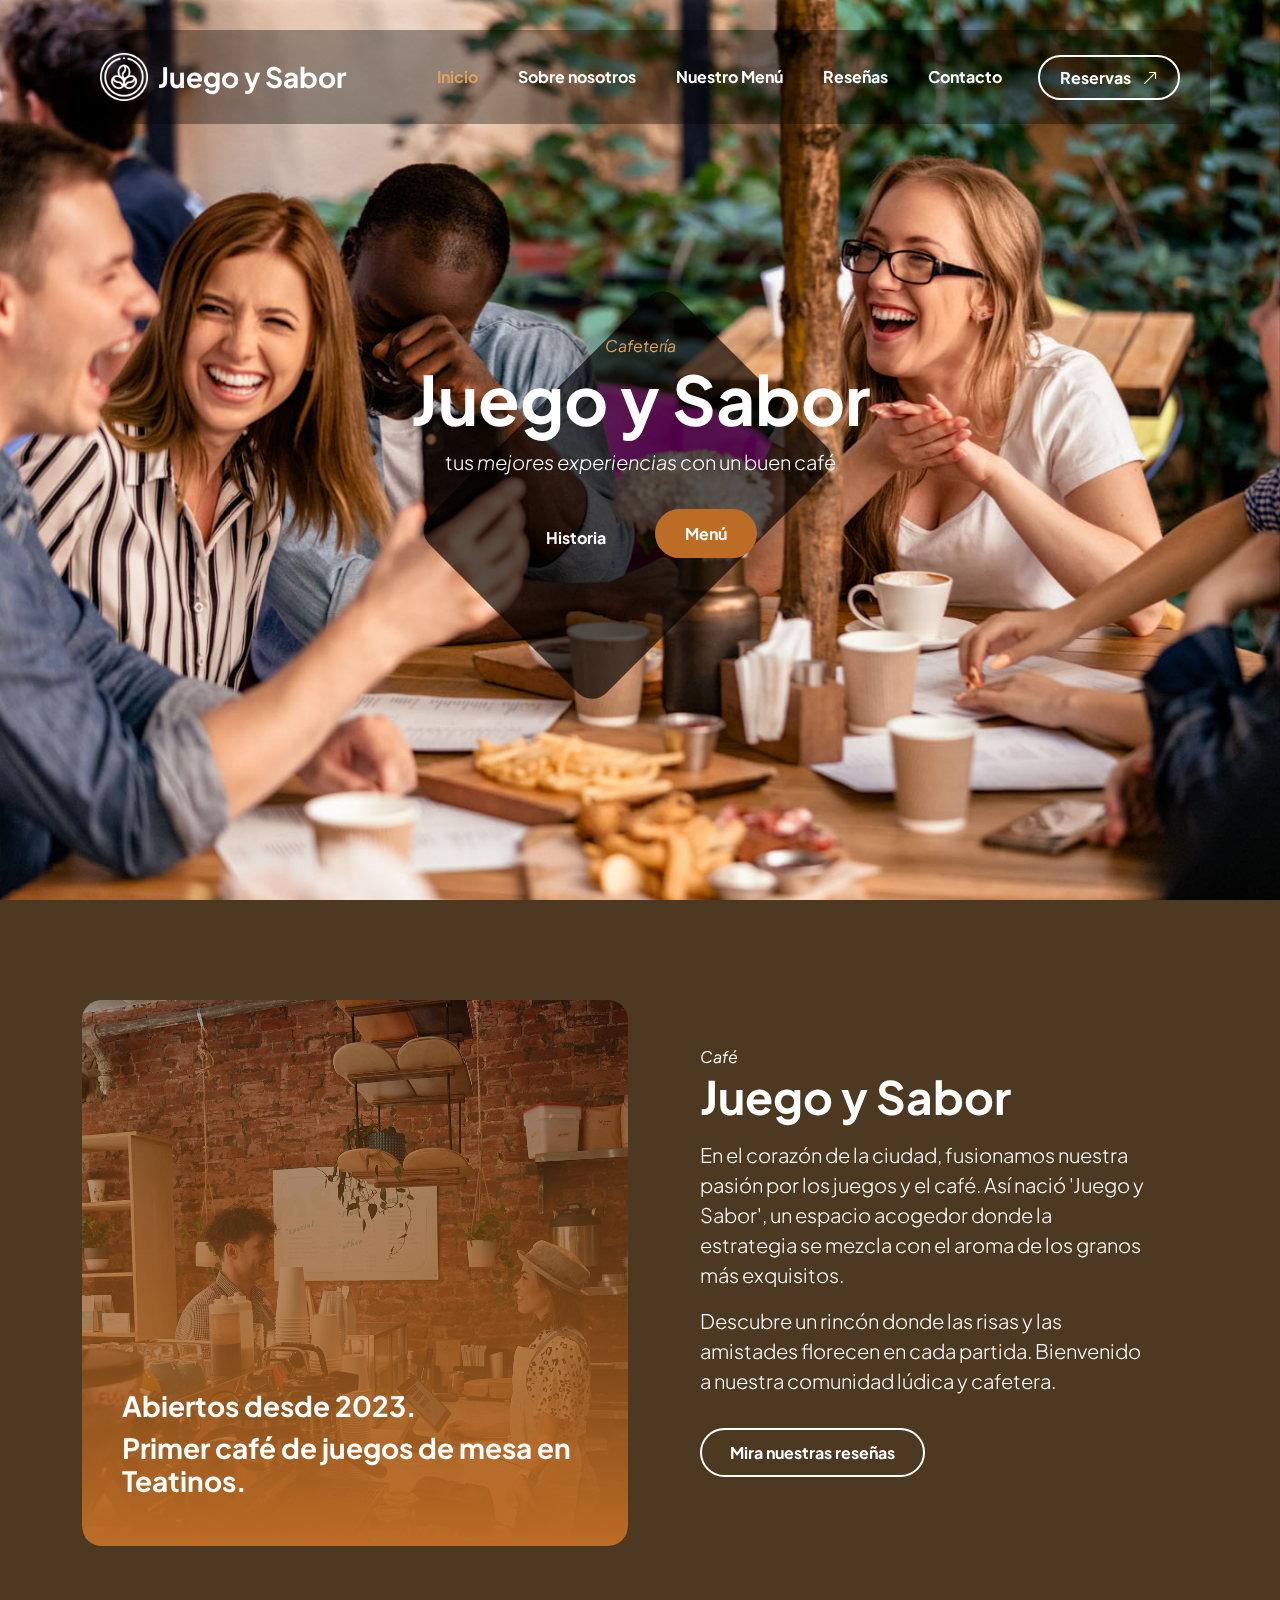
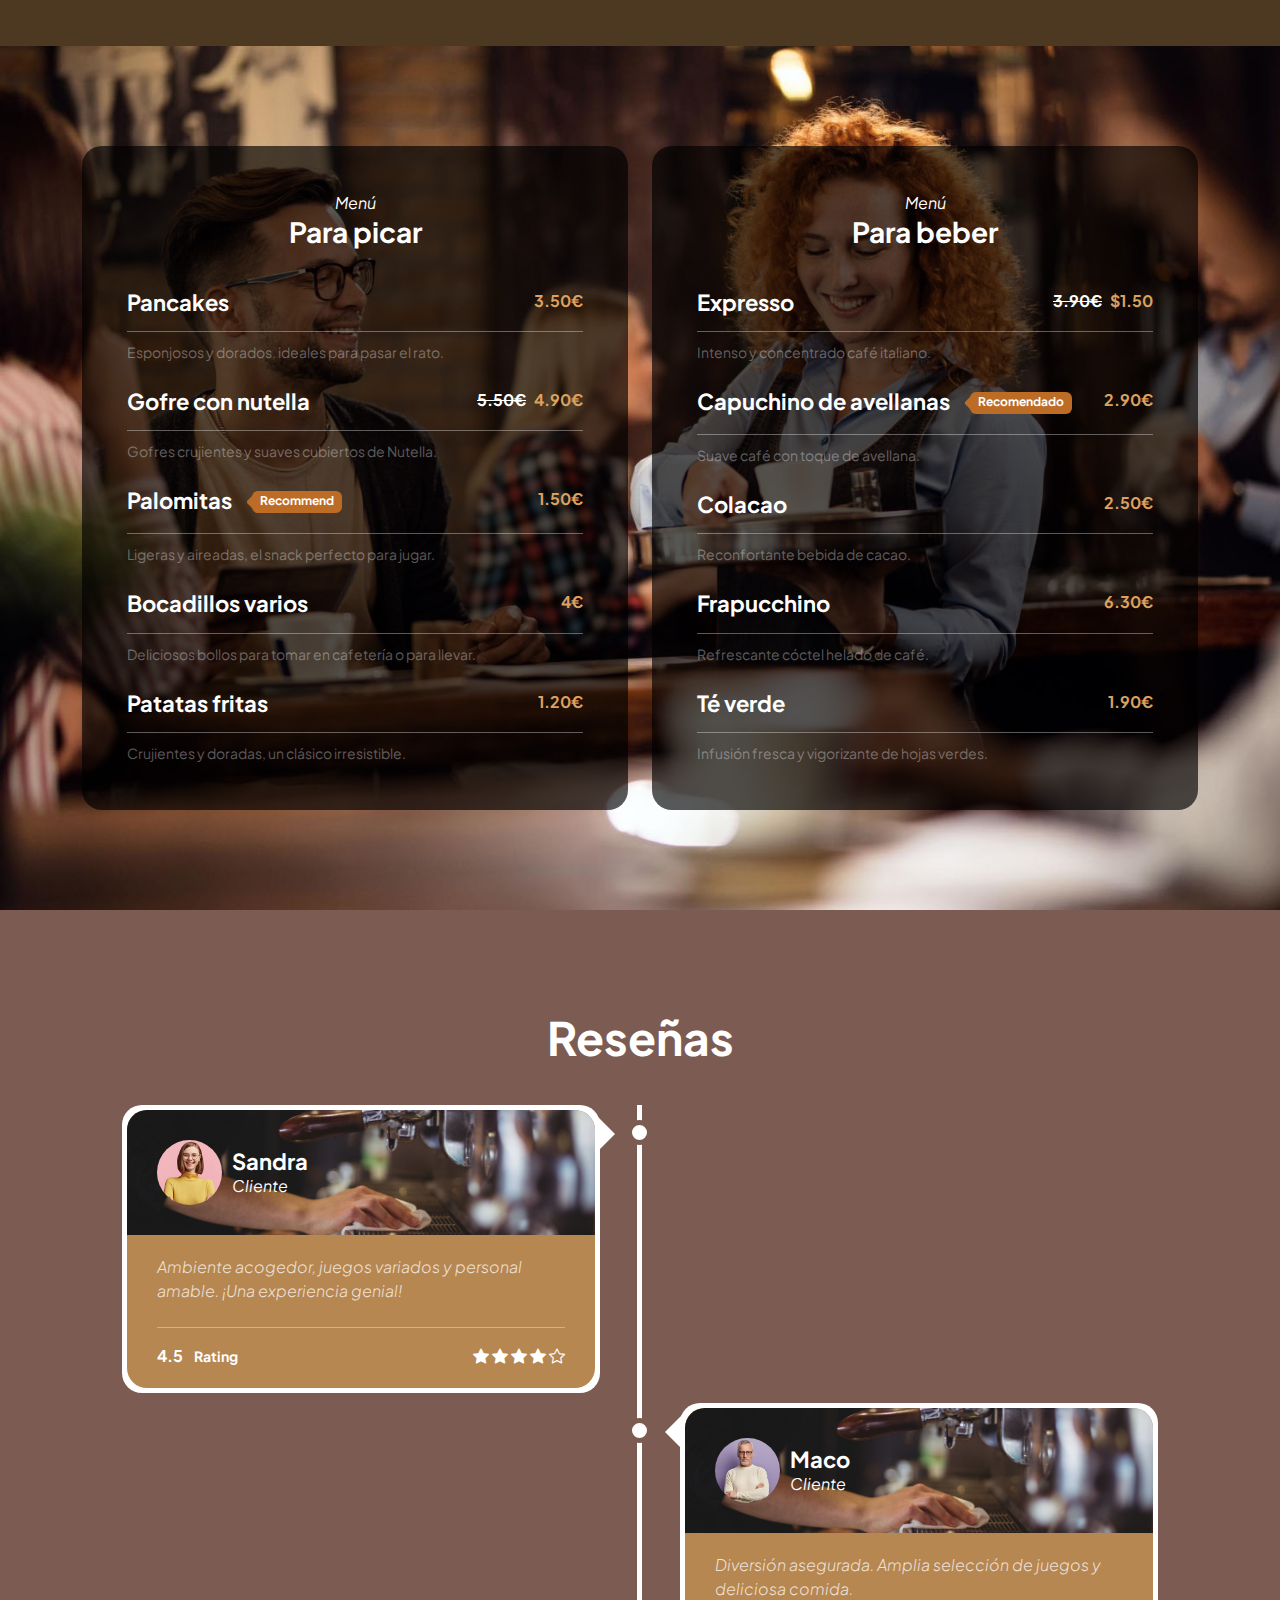
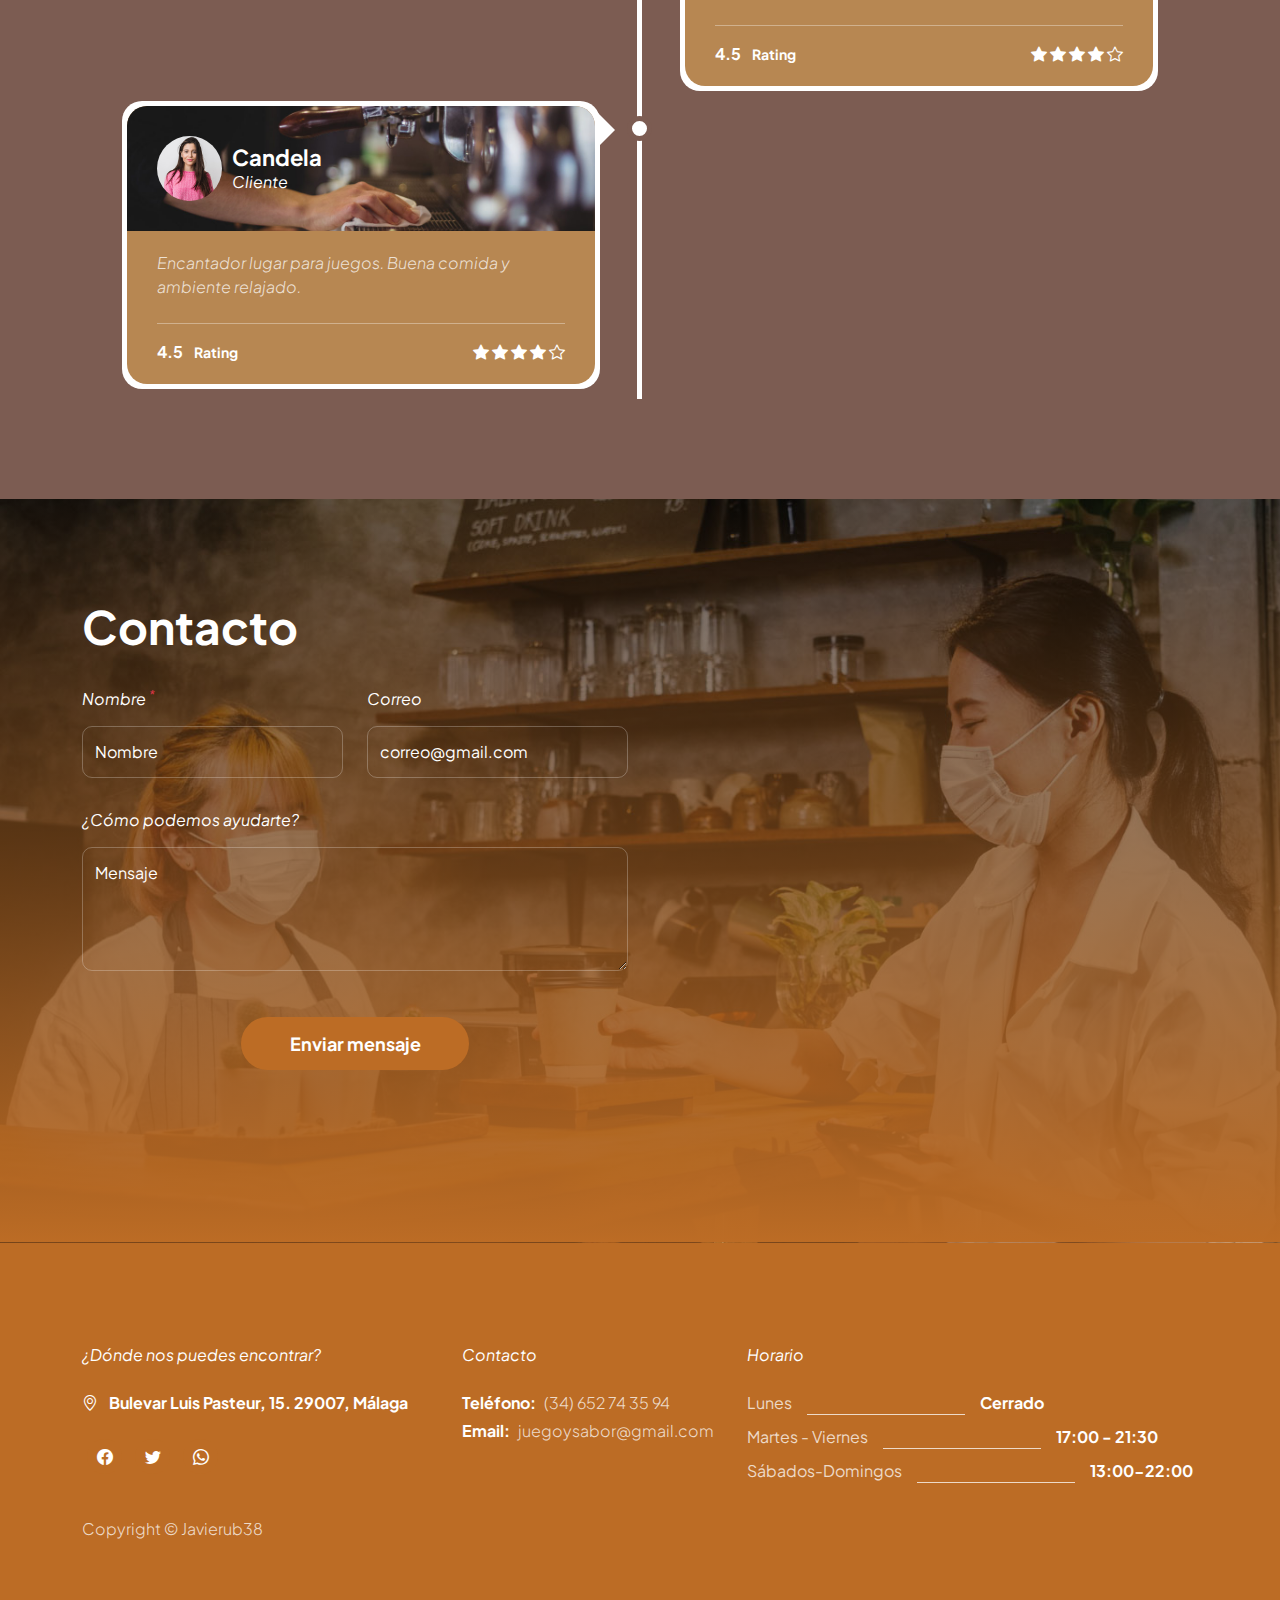
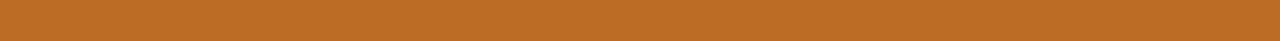
<file: index.html>
<!doctype html>
<html lang="en">
    <head>
        <meta charset="utf-8">
        <meta name="viewport" content="width=device-width, initial-scale=1">

        <meta name="description" content="">
        <meta name="author" content="">

        <title>Juego y Sabor</title>

        <!-- CSS FILES -->                
        <link rel="preconnect" href="https://fonts.googleapis.com">
        
        <link rel="preconnect" href="https://fonts.gstatic.com" crossorigin>

        <link href="https://fonts.googleapis.com/css2?family=Plus+Jakarta+Sans:ital,wght@0,200;0,400;0,600;0,700;1,200;1,700&display=swap" rel="stylesheet">
            
        <link href="css/bootstrap.min.css" rel="stylesheet">

        <link href="css/bootstrap-icons.css" rel="stylesheet">

        <link href="css/vegas.min.css" rel="stylesheet">

        <link href="css/tooplate-barista.css" rel="stylesheet">
        
<!--

Tooplate 2137 Barista Cafe

https://www.tooplate.com/view/2137-barista-cafe

Bootstrap 5 HTML CSS Template

-->
    </head>
    
    <body>
                
            <main>
                <nav class="navbar navbar-expand-lg">                
                    <div class="container">
                        <a class="navbar-brand d-flex align-items-center" href="index.html">
                            <img src="images/coffee-beans.png" class="navbar-brand-image img-fluid" alt="Barista Cafe Template">
                            Juego y Sabor
                        </a>
        
                        <button class="navbar-toggler" type="button" data-bs-toggle="collapse" data-bs-target="#navbarNav" aria-controls="navbarNav" aria-expanded="false" aria-label="Toggle navigation">
                            <span class="navbar-toggler-icon"></span>
                        </button>
        
                        <div class="collapse navbar-collapse" id="navbarNav">
                            <ul class="navbar-nav ms-lg-auto">
                                <li class="nav-item">
                                    <a class="nav-link click-scroll" href="#section_1">Inicio</a>
                                </li>
        
                                <li class="nav-item">
                                    <a class="nav-link click-scroll" href="#section_2">Sobre nosotros</a>
                                </li>

                                <li class="nav-item">
                                    <a class="nav-link click-scroll" href="#section_3">Nuestro Menú</a>
                                </li>

                                <li class="nav-item">
                                    <a class="nav-link click-scroll" href="#section_4">Reseñas</a>
                                </li>

                                <li class="nav-item">
                                    <a class="nav-link click-scroll" href="#section_5">Contacto</a>
                                </li>
                            </ul>

                            <div class="ms-lg-3">
                                <a class="btn custom-btn custom-border-btn" href="reservation.html">
                                    Reservas
                                    <i class="bi-arrow-up-right ms-2"></i>
                                </a>
                            </div>
                        </div>
                    </div>
                </nav>


                <section class="hero-section d-flex justify-content-center align-items-center" id="section_1">

                    <div class="container">
                        <div class="row align-items-center">

                            <div class="col-lg-6 col-12 mx-auto">
                                <em class="small-text">Cafetería</em> 
                                
                                <h1>Juego y Sabor</h1>

                                <p class="text-white mb-4 pb-lg-2">
                                    tus <em>mejores experiencias</em> con un buen café
                                </p>

                                <a class="btn custom-btn custom-border-btn smoothscroll me-3" href="#section_2">
                                    Historia
                                </a>

                                <a class="btn custom-btn smoothscroll me-2 mb-2" href="#section_3"><strong>Menú</strong></a>
                            </div>

                        </div>
                    </div>

                    <div class="hero-slides"></div>
                </section>


                <section class="about-section section-padding" id="section_2">
                    <div class="section-overlay"></div>
                    <div class="container">
                        <div class="row align-items-center">

                            <div class="col-lg-6 col-12">
                                <div class="ratio ratio-1x1">
                                    <video autoplay="" loop="" muted="" class="custom-video" poster="">
                                        <source src="videos/pexels-mike-jones-9046237.mp4" type="video/mp4">

                                        Your browser does not support the video tag.
                                    </video>

                                    <div class="about-video-info d-flex flex-column">
                                        <h4 class="mt-auto">Abiertos desde 2023.</h4>

                                        <h4>Primer café de juegos de mesa en Teatinos.</h4>
                                    </div>
                                </div>
                            </div>

                            <div class="col-lg-5 col-12 mt-4 mt-lg-0 mx-auto">
                                <em class="text-white">Café</em>

                                <h2 class="text-white mb-3">Juego y Sabor</h2>

                                <p class="text-white">En el corazón de la ciudad, fusionamos nuestra pasión por los juegos y el café. Así nació 'Juego y Sabor', un espacio acogedor donde la estrategia se mezcla con el aroma de los granos más exquisitos.</p>

                                <p class="text-white"> Descubre un rincón donde las risas y las amistades florecen en cada partida. Bienvenido a nuestra comunidad lúdica y cafetera.</a></p>

                                <a href="#section_4" class="smoothscroll btn custom-btn custom-border-btn mt-3 mb-4">Mira nuestras reseñas</a>
                            </div>

                        </div>
                    </div>
                </section>


                <!-- <section class="barista-section section-padding section-bg" id="barista-team">
                    <div class="container">
                        <div class="row justify-content-center">

                            <div class="col-lg-12 col-12 text-center mb-4 pb-lg-2">
                                <em class="text-white"></em>

                                <h2 class="text-white">Conoce a nuestros baristas</h2>
                            </div>

                            <div class="col-lg-3 col-md-6 col-12 mb-4">
                                <div class="team-block-wrap">
                                    <div class="team-block-info d-flex flex-column">
                                        <div class="d-flex mt-auto mb-3">
                                            <h4 class="text-white mb-0">Steve</h4>

                                            <p class="badge ms-4"><em>Boss</em></p>
                                        </div>

                                        <p class="text-white mb-0">your favourite coffee daily lives tempor.</p>
                                    </div>

                                    <div class="team-block-image-wrap">
                                        <img src="images/team/portrait-elegant-old-man-wearing-suit.jpg" class="team-block-image img-fluid" alt="">
                                    </div>
                                </div>
                            </div>

                            <div class="col-lg-3 col-md-6 col-12 mb-4">
                                <div class="team-block-wrap">
                                    <div class="team-block-info d-flex flex-column">
                                        <div class="d-flex mt-auto mb-3">
                                            <h4 class="text-white mb-0">Sandra</h4>

                                            <p class="badge ms-4"><em>Manager</em></p>
                                        </div>

                                        <p class="text-white mb-0">your favourite coffee daily lives.</p>
                                    </div>

                                    <div class="team-block-image-wrap">
                                        <img src="images/team/cute-korean-barista-girl-pouring-coffee-prepare-filter-batch-brew-pour-working-cafe.jpg" class="team-block-image img-fluid" alt="">
                                    </div>
                                </div>
                            </div>

                            <div class="col-lg-3 col-md-6 col-12 mb-4">
                                <div class="team-block-wrap">
                                    <div class="team-block-info d-flex flex-column">
                                        <div class="d-flex mt-auto mb-3">
                                            <h4 class="text-white mb-0">Jackson</h4>

                                            <p class="badge ms-4"><em>Senior</em></p>
                                        </div>

                                        <p class="text-white mb-0">your favourite coffee daily lives.</p>
                                    </div>

                                    <div class="team-block-image-wrap">
                                        <img src="images/team/small-business-owner-drinking-coffee.jpg" class="team-block-image img-fluid" alt="">
                                    </div>
                                </div>
                            </div>

                            <div class="col-lg-3 col-md-6 col-12">
                                <div class="team-block-wrap">
                                    <div class="team-block-info d-flex flex-column">
                                        <div class="d-flex mt-auto mb-3">
                                            <h4 class="text-white mb-0">Michelle</h4>

                                            <p class="badge ms-4"><em>Barista</em></p>
                                        </div>

                                        <p class="text-white mb-0">your favourite coffee daily consectetur.</p>
                                    </div>

                                    <div class="team-block-image-wrap">
                                        <img src="images/team/smiley-business-woman-working-cashier.jpg" class="team-block-image img-fluid" alt="">
                                    </div>
                                </div>
                            </div>

                        </div>
                    </div>
                </section> -->


                <section class="menu-section section-padding" id="section_3">
                    <div class="container">
                        <div class="row">

                            <div class="col-lg-6 col-12 mb-4 mb-lg-0">
                                <div class="menu-block-wrap">
                                    <div class="text-center mb-4 pb-lg-2">
                                        <em class="text-white">Menú</em>
                                        <h4 class="text-white">Para picar</h4>
                                    </div>

                                    <div class="menu-block">
                                        <div class="d-flex">
                                            <h6>Pancakes</h6>
                                        
                                            <span class="underline"></span>

                                            <strong class="ms-auto">3.50€</strong>
                                        </div>

                                        <div class="border-top mt-2 pt-2">
                                            <small>Esponjosos y dorados, ideales para pasar el rato.</small>
                                        </div>
                                    </div>

                                    <div class="menu-block my-4">
                                        <div class="d-flex">
                                            <h6>
                                                Gofre con nutella
                                            </h6>
                                        
                                            <span class="underline"></span>

                                            <strong class="text-white ms-auto"><del>5.50€</del></strong>

                                            <strong class="ms-2">4.90€</strong>
                                        </div>

                                        <div class="border-top mt-2 pt-2">
                                            <small>Gofres crujientes y suaves cubiertos de Nutella.</small>
                                        </div>
                                    </div>

                                    <div class="menu-block">
                                        <div class="d-flex">
                                            <h6>Palomitas
                                                <span class="badge ms-3">Recommend</span>
                                            </h6>
                                        
                                            <span class="underline"></span>

                                            <strong class="ms-auto">1.50€</strong>
                                        </div>

                                        <div class="border-top mt-2 pt-2">
                                            <small>Ligeras y aireadas, el snack perfecto para jugar.</small>
                                        </div>
                                    </div>

                                    <div class="menu-block my-4">
                                        <div class="d-flex">
                                            <h6>Bocadillos varios</h6>
                                        
                                            <span class="underline"></span>

                                            <strong class="ms-auto">4€</strong>
                                        </div>

                                        <div class="border-top mt-2 pt-2">
                                            <small>Deliciosos bollos para tomar en cafetería o para llevar.</small>
                                        </div>
                                    </div>

                                    <div class="menu-block">
                                        <div class="d-flex">
                                            <h6>Patatas fritas</h6>
                                        
                                            <span class="underline"></span>

                                            <strong class="ms-auto">1.20€</strong>
                                        </div>

                                        <div class="border-top mt-2 pt-2">
                                            <small>Crujientes y doradas, un clásico irresistible.</small>
                                        </div>
                                    </div>
                                </div>
                            </div>

                            <div class="col-lg-6 col-12">
                                <div class="menu-block-wrap">
                                    <div class="text-center mb-4 pb-lg-2">
                                        <em class="text-white">Menú</em>
                                        <h4 class="text-white">Para beber</h4>
                                    </div>

                                    <div class="menu-block">
                                        <div class="d-flex">
                                            <h6>Expresso</h6>
                                        
                                            <span class="underline"></span>

                                            <strong class="text-white ms-auto"><del>3.90€</del></strong>

                                            <strong class="ms-2">$1.50</strong>
                                        </div>

                                        <div class="border-top mt-2 pt-2">
                                            <small>Intenso y concentrado café italiano.</small>
                                        </div>
                                    </div>

                                    <div class="menu-block my-4">
                                        <div class="d-flex">
                                            <h6>
                                                Capuchino de avellanas
                                                <span class="badge ms-3">Recomendado</span>
                                            </h6>
                                        
                                            <span class="underline"></span>

                                            <strong class="ms-auto">2.90€</strong>
                                        </div>

                                        <div class="border-top mt-2 pt-2">
                                            <small>Suave café con toque de avellana.</small>
                                        </div>
                                    </div>

                                    <div class="menu-block">
                                        <div class="d-flex">
                                            <h6>Colacao</h6>
                                        
                                            <span class="underline"></span>

                                            <strong class="ms-auto">2.50€</strong>
                                        </div>

                                        <div class="border-top mt-2 pt-2">
                                            <small>Reconfortante bebida de cacao.</small>
                                        </div>
                                    </div>

                                    <div class="menu-block my-4">
                                        <div class="d-flex">
                                            <h6>Frapucchino</h6>
                                        
                                            <span class="underline"></span>

                                            <strong class="ms-auto">6.30€</strong>
                                        </div>

                                        <div class="border-top mt-2 pt-2">
                                            <small>Refrescante cóctel helado de café.</small>
                                        </div>
                                    </div>

                                    <div class="menu-block">
                                        <div class="d-flex">
                                            <h6>Té verde</h6>
                                        
                                            <span class="underline"></span>

                                            <strong class="ms-auto">1.90€</strong>
                                        </div>

                                        <div class="border-top mt-2 pt-2">
                                            <small>Infusión fresca y vigorizante de hojas verdes.</small>
                                        </div>
                                    </div>
                                </div>
                            </div>

                        </div>
                    </div>
                </section>


                <section class="reviews-section section-padding section-bg" id="section_4">
                    <div class="container">
                        <div class="row justify-content-center">

                            <div class="col-lg-12 col-12 text-center mb-4 pb-lg-2">
                                <em class="text-white"></em>

                                <h2 class="text-white">Reseñas</h2>
                            </div>

                            <div class="timeline">
                                <div class="timeline-container timeline-container-left">
                                    <div class="timeline-content">
                                        <div class="reviews-block">
                                            <div class="reviews-block-image-wrap d-flex align-items-center">
                                                <img src="images/reviews/young-woman-with-round-glasses-yellow-sweater.jpg" class="reviews-block-image img-fluid" alt="">

                                                <div class="">
                                                    <h6 class="text-white mb-0">Sandra</h6>
                                                    <em class="text-white"> Cliente</em>
                                                </div>
                                            </div>

                                            <div class="reviews-block-info">
                                                <p>Ambiente acogedor, juegos variados y personal amable. ¡Una experiencia genial!</p>

                                                <div class="d-flex border-top pt-3 mt-4">
                                                    <strong class="text-white">4.5 <small class="ms-2">Rating</small></strong>

                                                    <div class="reviews-group ms-auto">
                                                        <i class="bi-star-fill"></i>
                                                        <i class="bi-star-fill"></i>
                                                        <i class="bi-star-fill"></i>
                                                        <i class="bi-star-fill"></i>
                                                        <i class="bi-star"></i>
                                                    </div>
                                                </div>
                                            </div>
                                        </div>
                                    </div>
                                </div>

                                <div class="timeline-container timeline-container-right">
                                    <div class="timeline-content">
                                        <div class="reviews-block">
                                            <div class="reviews-block-image-wrap d-flex align-items-center">
                                                <img src="images/reviews/senior-man-white-sweater-eyeglasses.jpg" class="reviews-block-image img-fluid" alt="">

                                                <div class="">
                                                    <h6 class="text-white mb-0">Maco</h6>
                                                    <em class="text-white"> Cliente</em>
                                                </div>
                                            </div>

                                            <div class="reviews-block-info">
                                                <p>Diversión asegurada. Amplia selección de juegos y deliciosa comida.</p>

                                                <div class="d-flex border-top pt-3 mt-4">
                                                    <strong class="text-white">4.5 <small class="ms-2">Rating</small></strong>

                                                    <div class="reviews-group ms-auto">
                                                        <i class="bi-star-fill"></i>
                                                        <i class="bi-star-fill"></i>
                                                        <i class="bi-star-fill"></i>
                                                        <i class="bi-star-fill"></i>
                                                        <i class="bi-star"></i>
                                                    </div>
                                                </div>
                                            </div>
                                        </div>
                                    </div>
                                </div>

                                <div class="timeline-container timeline-container-left">
                                    <div class="timeline-content">
                                        <div class="reviews-block">
                                            <div class="reviews-block-image-wrap d-flex align-items-center">
                                                <img src="images/reviews/young-beautiful-woman-pink-warm-sweater-natural-look-smiling-portrait-isolated-long-hair.jpg" class="reviews-block-image img-fluid" alt="">

                                                <div class="">
                                                    <h6 class="text-white mb-0">Candela</h6>
                                                    <em class="text-white"> Cliente</em>
                                                </div>
                                            </div>

                                            <div class="reviews-block-info">
                                                <p>Encantador lugar para juegos. Buena comida y ambiente relajado.</p>

                                                <div class="d-flex border-top pt-3 mt-4">
                                                    <strong class="text-white">4.5 <small class="ms-2">Rating</small></strong>

                                                    <div class="reviews-group ms-auto">
                                                        <i class="bi-star-fill"></i>
                                                        <i class="bi-star-fill"></i>
                                                        <i class="bi-star-fill"></i>
                                                        <i class="bi-star-fill"></i>
                                                        <i class="bi-star"></i>
                                                    </div>
                                                </div>
                                            </div>
                                        </div>
                                    </div>
                                </div>
                            </div>

                        </div>
                    </div>
                </section>


                <section class="contact-section section-padding" id="section_5">
                    <div class="container">
                        <div class="row">   

                            <div class="col-lg-12 col-12">
                                <em class="text-white"></em>
                                <h2 class="text-white mb-4 pb-lg-2">Contacto</h2>
                            </div>

                            <div class="col-lg-6 col-12">
                                <form action="#" method="post" class="custom-form contact-form" role="form">

                                <div class="row">
                                    
                                    <div class="col-lg-6 col-12">
                                        <label for="name" class="form-label">Nombre <sup class="text-danger">*</sup></label>

                                        <input type="text" name="name" id="name" class="form-control" placeholder="Nombre" required="">
                                    </div>

                                    <div class="col-lg-6 col-12">
                                        <label for="email" class="form-label">Correo</label>

                                        <input type="email" name="email" id="email" pattern="[^ @]*@[^ @]*" class="form-control" placeholder="correo@gmail.com" required="">
                                    </div>

                                    <div class="col-12">
                                        <label for="message" class="form-label">¿Cómo podemos ayudarte?</label>

                                        <textarea name="message" rows="4" class="form-control" id="message" placeholder="Mensaje" required=""></textarea>
                                        
                                    </div>
                                </div>

                                <div class="col-lg-5 col-12 mx-auto mt-3">
                                    <button type="submit" class="form-control">Enviar mensaje</button>
                                </div>
                            </form>
                            </div>

                            <div class="col-lg-6 col-12 mx-auto mt-5 mt-lg-0 ps-lg-5">
                                <iframe src="https://www.google.com/maps/embed?pb=!1m18!1m12!1m3!1d1599.1159830767533!2d-4.465096206166267!3d36.71698983628231!2m3!1f0!2f0!3f0!3m2!1i1024!2i768!4f13.1!3m3!1m2!1s0xd72f740d427263d%3A0x4f40178b84042957!2sBlvr.%20Louis%20Pasteur%2C%2015%2C%2029010%20M%C3%A1laga!5e0!3m2!1ses!2ses!4v1699285123054!5m2!1ses!2ses" width="600" height="450" style="border:0;" allowfullscreen="" loading="lazy" referrerpolicy="no-referrer-when-downgrade"></iframe>  
                            </div>

                        </div>
                    </div>
                </section>


                <footer class="site-footer">
                    <div class="container">
                        <div class="row">

                            <div class="col-lg-4 col-12 me-auto">
                                <em class="text-white d-block mb-4">¿Dónde nos puedes encontrar?</em>

                                <strong class="text-white">
                                    <i class="bi-geo-alt me-2"></i>
                                    Bulevar Luis Pasteur, 15. 29007, Málaga
                                </strong>

                                <ul class="social-icon mt-4">
                                    <li class="social-icon-item">
                                        <a href="#" class="social-icon-link bi-facebook">
                                        </a>
                                    </li>
        
                                    <li class="social-icon-item">
                                        <a href="https://youtu.be/ZFDAvsGtIC0?si=ntnIw8GyOhMEo_B0" target="_new" class="social-icon-link bi-twitter">
                                        </a>
                                    </li>

                                    <li class="social-icon-item">
                                        <a href="#" class="social-icon-link bi-whatsapp">
                                        </a>
                                    </li>
                                </ul>
                            </div>

                            <div class="col-lg-3 col-12 mt-4 mb-3 mt-lg-0 mb-lg-0">
                                <em class="text-white d-block mb-4">Contacto</em>

                                <p class="d-flex mb-1">
                                    <strong class="me-2">Teléfono:</strong>
                                    <a href="tel: 305-240-9671" class="site-footer-link">
                                        (34) 
                                        652 74 35 94
                                    </a>
                                </p>

                                <p class="d-flex">
                                    <strong class="me-2">Email:</strong>

                                    <a href="mailto:info@yourgmail.com" class="site-footer-link">
                                        juegoysabor@gmail.com
                                    </a>
                                </p>
                            </div>


                            <div class="col-lg-5 col-12">
                                <em class="text-white d-block mb-4">Horario</em>

                                <ul class="opening-hours-list">
                                    <li class="d-flex">
                                        Lunes
                                        <span class="underline"></span>

                                        <strong>Cerrado</strong>
                                    </li>

                                    <li class="d-flex">
                                        Martes - Viernes
                                        <span class="underline"></span>

                                        <strong>17:00 - 21:30</strong>
                                    </li>

                                    <li class="d-flex">
                                        Sábados-Domingos
                                        <span class="underline"></span>

                                        <strong>13:00-22:00</strong>
                                    </li>
                                </ul>
                            </div>

                            <div class="col-lg-8 col-12 mt-4">
                                <p class="copyright-text mb-0">Copyright © Javierub38
                                    <!-- - Design: <a rel="sponsored" href="https://www.tooplate.com" target="_blank">Tooplate</a></p> -->
                            </div>
                    </div>
                </footer>
            </main>

        <!-- JAVASCRIPT FILES -->
        <script src="js/jquery.min.js"></script>
        <script src="js/bootstrap.min.js"></script>
        <script src="js/jquery.sticky.js"></script>
        <script src="js/click-scroll.js"></script>
        <script src="js/vegas.min.js"></script>
        <script src="js/custom.js"></script>

    </body>
</html>
</file>
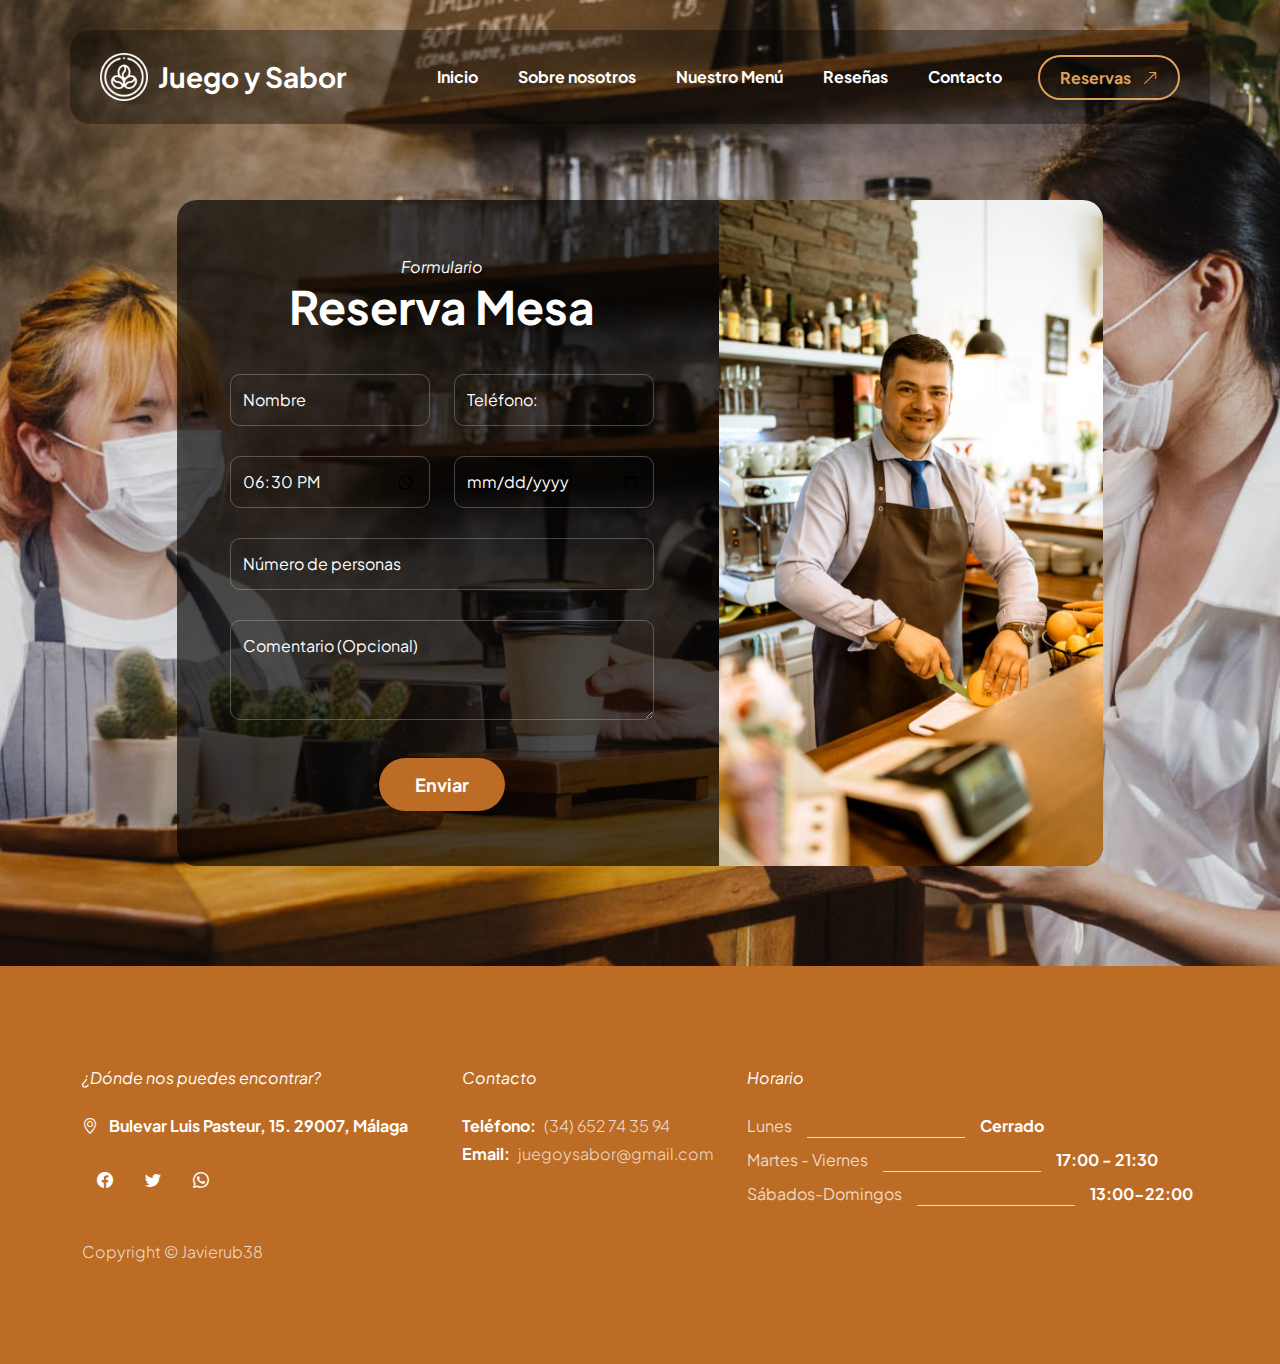
<file: reservation.html>
<!doctype html>
<html lang="en">
    <head>
        <meta charset="utf-8">
        <meta name="viewport" content="width=device-width, initial-scale=1">

        <meta name="description" content="">
        <meta name="author" content="">

        <title>Juego y sabor</title>

        <!-- CSS FILES -->                
        <link rel="preconnect" href="https://fonts.googleapis.com">
        
        <link rel="preconnect" href="https://fonts.gstatic.com" crossorigin>

        <link href="https://fonts.googleapis.com/css2?family=Plus+Jakarta+Sans:ital,wght@0,200;0,400;0,600;0,700;1,200;1,700&display=swap" rel="stylesheet">
            
        <link href="css/bootstrap.min.css" rel="stylesheet">

        <link href="css/bootstrap-icons.css" rel="stylesheet">

        <link href="css/vegas.min.css" rel="stylesheet">

        <link href="css/tooplate-barista.css" rel="stylesheet">
<!--

Tooplate 2137 Barista

https://www.tooplate.com/view/2137-barista-cafe

Bootstrap 5 HTML CSS Template

-->
    </head>
    
    <body class="reservation-page">
                
            <main>
                <nav class="navbar navbar-expand-lg">                
                    <div class="container">
                        <a class="navbar-brand d-flex align-items-center" href="index.html">
                            <img src="images/coffee-beans.png" class="navbar-brand-image img-fluid" alt="">
                            Juego y Sabor
                        </a>
        
                        <button class="navbar-toggler" type="button" data-bs-toggle="collapse" data-bs-target="#navbarNav" aria-controls="navbarNav" aria-expanded="false" aria-label="Toggle navigation">
                            <span class="navbar-toggler-icon"></span>
                        </button>
        
                        <div class="collapse navbar-collapse" id="navbarNav">
                            <ul class="navbar-nav ms-lg-auto">
                                <li class="nav-item">
                                    <a class="nav-link click-scroll" href="index.html#section_1">Inicio</a>
                                </li>
        
                                <li class="nav-item">
                                    <a class="nav-link click-scroll" href="index.html#section_2">Sobre nosotros</a>
                                </li>

                                <li class="nav-item">
                                    <a class="nav-link click-scroll" href="index.html#section_3">Nuestro Menú</a>
                                </li>

                                <li class="nav-item">
                                    <a class="nav-link click-scroll" href="index.html#section_4">Reseñas</a>
                                </li>

                                <li class="nav-item">
                                    <a class="nav-link click-scroll" href="index.html#section_5">Contacto</a>
                                </li>
                            </ul>

                            <div class="ms-lg-3">
                                <a class="btn custom-btn custom-border-btn" href="reservation.html">
                                    Reservas
                                    <i class="bi-arrow-up-right ms-2"></i>
                                </a>
                            </div>
                        </div>
                    </div>
                </nav>
                

                <section class="booking-section section-padding">
                <div class="container">
                    <div class="row">

                        <div class="col-lg-10 col-12 mx-auto">
                            <div class="booking-form-wrap">
                                <div class="row">
                                    <div class="col-lg-7 col-12 p-0">
                                        <form class="custom-form booking-form" action="#" method="post" role="form">
                                            <div class="text-center mb-4 pb-lg-2">
                                                <em class="text-white">Formulario</em>

                                                <h2 class="text-white">Reserva Mesa</h2>
                                            </div>

                                            <div class="booking-form-body">
                                                <div class="row">
                                                    <div class="col-lg-6 col-12">
                                                        <input type="text" name="booking-form-name" id="booking-form-name" class="form-control" placeholder="Nombre" required>
                                                    </div>

                                                    <div class="col-lg-6 col-12">
                                                        <input type="tel" class="form-control" name="booking-form-phone" placeholder="Teléfono:" pattern="[0-9]{3}-[0-9]{3}-[0-9]{4}" required="">
                                                    </div>

                                                    <div class="col-lg-6 col-12">
                                                        <input class="form-control" type="time" name="booking-form-time" value="18:30">
                                                    </div>

                                                    <div class="col-lg-6 col-12">
                                                        <input type="date" name="booking-form-date" id="booking-form-date" class="form-control" placeholder="Fecha" required="">
                                                    </div>

                                                    <div class="col-lg-12 col-12">
                                                        <input type="number" name="booking-form-number" id="booking-form-number" class="form-control" placeholder="Número de personas" required="">

                                                        <textarea name="booking-form-message" rows="3" class="form-control" id="booking-form-message" placeholder="Comentario (Opcional)"></textarea>
                                                    </div>

                                                    <div class="col-lg-4 col-md-10 col-8 mx-auto mt-2">
                                                        <button type="submit" class="form-control">Enviar</button>
                                                    </div>
                                                </div>
                                            </div>
                                        </form>
                                    </div>

                                    <div class="col-lg-5 col-12 p-0">
                                        <div class="booking-form-image-wrap">
                                            
                                            <img src="images/barman-with-fruits.jpg" class="booking-form-image img-fluid" alt="">
                                        </div>

                                    </div>
                                </div>
                            </div>

                        </div>
                    </div>
                </section>


                <footer class="site-footer">
                    <div class="container">
                        <div class="row">

                            <div class="col-lg-4 col-12 me-auto">
                                <em class="text-white d-block mb-4">¿Dónde nos puedes encontrar?</em>

                                <strong class="text-white">
                                    <i class="bi-geo-alt me-2"></i>
                                    Bulevar Luis Pasteur, 15. 29007, Málaga
                                </strong>

                                <ul class="social-icon mt-4">
                                    <li class="social-icon-item">
                                        <a href="#" class="social-icon-link bi-facebook">
                                        </a>
                                    </li>
        
                                    <li class="social-icon-item">
                                        <a href="https://youtu.be/ZFDAvsGtIC0?si=ntnIw8GyOhMEo_B0" target="_new" class="social-icon-link bi-twitter">
                                        </a>
                                    </li>

                                    <li class="social-icon-item">
                                        <a href="#" class="social-icon-link bi-whatsapp">
                                        </a>
                                    </li>
                                </ul>
                            </div>

                            <div class="col-lg-3 col-12 mt-4 mb-3 mt-lg-0 mb-lg-0">
                                <em class="text-white d-block mb-4">Contacto</em>

                                <p class="d-flex mb-1">
                                    <strong class="me-2">Teléfono:</strong>
                                    <a href="tel: 305-240-9671" class="site-footer-link">
                                        (34) 
                                        652 74 35 94
                                    </a>
                                </p>

                                <p class="d-flex">
                                    <strong class="me-2">Email:</strong>

                                    <a href="mailto:info@yourgmail.com" class="site-footer-link">
                                        juegoysabor@gmail.com
                                    </a>
                                </p>
                            </div>


                            <div class="col-lg-5 col-12">
                                <em class="text-white d-block mb-4">Horario</em>

                                <ul class="opening-hours-list">
                                    <li class="d-flex">
                                        Lunes
                                        <span class="underline"></span>

                                        <strong>Cerrado</strong>
                                    </li>

                                    <li class="d-flex">
                                        Martes - Viernes
                                        <span class="underline"></span>

                                        <strong>17:00 - 21:30</strong>
                                    </li>

                                    <li class="d-flex">
                                        Sábados-Domingos
                                        <span class="underline"></span>

                                        <strong>13:00-22:00</strong>
                                    </li>
                                </ul>
                            </div>

                            <div class="col-lg-8 col-12 mt-4">
                                <p class="copyright-text mb-0">Copyright © Javierub38
                                    <!-- - Design: <a rel="sponsored" href="https://www.tooplate.com" target="_blank">Tooplate</a></p> -->
                            </div>
                    </div>
                </footer>
            </main>


        <!-- JAVASCRIPT FILES -->
        <script src="js/jquery.min.js"></script>
        <script src="js/bootstrap.min.js"></script>
        <script src="js/jquery.sticky.js"></script>
        <script src="js/vegas.min.js"></script>
        <script src="js/custom.js"></script>

    </body>
</html>
</file>
<file: css/tooplate-barista.css>
/*

Tooplate 2137 Barista

https://www.tooplate.com/view/2137-barista-cafe

*/

/*---------------------------------------
  CUSTOM PROPERTIES ( VARIABLES )             
-----------------------------------------*/
:root {
  --white-color:                  #ffffff;
  --primary-color:                #BC6C25;
  --secondary-color:              #DDA15E;
  --section-bg-color:             #b78752;
  --custom-btn-bg-color:          #BC6C25;
  --custom-btn-bg-hover-color:    #DDA15E;
  --dark-color:                   #000000;
  --p-color:                      #717275;
  --border-color:                 #7fffd4;
  --link-hover-color:             #E76F51;

  --body-font-family:             'Plus Jakarta Sans', sans-serif;

  --h1-font-size:                 68px;
  --h2-font-size:                 46px;
  --h3-font-size:                 32px;
  --h4-font-size:                 28px;
  --h5-font-size:                 24px;
  --h6-font-size:                 22px;
  --p-font-size:                  20px;
  --btn-font-size:                16px;
  --form-btn-font-size:           18px;
  --menu-font-size:               16px;

  --border-radius-large:          100px;
  --border-radius-medium:         20px;
  --border-radius-small:          10px;

  --font-weight-thin:             200;
  --font-weight-light:            300;
  --font-weight-normal:           400;
  --font-weight-bold:             700;
}

body {
  background-color: var(--white-color);
  font-family: var(--body-font-family); 
}


/*---------------------------------------
  TYPOGRAPHY               
-----------------------------------------*/

h2,
h3,
h4,
h5,
h6 {
  color: var(--dark-color);
}

h1,
h2,
h3,
h4,
h5,
h6 {
  font-weight: var(--font-weight-bold);
}

h1 {
  font-size: var(--h1-font-size);
}

h2 {
  font-size: var(--h2-font-size);
}

h3 {
  font-size: var(--h3-font-size);
}

h4 {
  font-size: var(--h4-font-size);
}

h5 {
  font-size: var(--h5-font-size);
}

h6 {
  font-size: var(--h6-font-size);
}

p {
  color: var(--p-color);
  font-size: var(--p-font-size);
  font-weight: var(--font-weight-light);
}

ul li {
  color: var(--p-color);
  font-size: var(--p-font-size);
  font-weight: var(--font-weight-light);
}

a, 
button {
  touch-action: manipulation;
  transition: all 0.3s;
}

a {
  display: inline-block;
  color: var(--primary-color);
  text-decoration: none;
}

a:hover {
  color: var(--link-hover-color);
}

b,
strong {
  font-weight: var(--font-weight-bold);
}


/*---------------------------------------
  SECTION               
-----------------------------------------*/
.section-padding {
  padding-top: 100px;
  padding-bottom: 100px;
}

.section-bg {
  background-color: var(--section-bg-color);
}

.section-overlay {
  background-color: var(--dark-color);
  position: absolute;
  z-index: 9;
  top: 0;
  left: 0;
  pointer-events: none;
  width: 100%;
  height: 100%;
  opacity: 0.65;
}

.section-overlay + .container {
  position: relative;
  z-index: 22;
}

.back-top-icon {
  font-size: var(--h2-font-size);
}


/*---------------------------------------
  TIMELINE               
-----------------------------------------*/
.timeline {
  position: relative;
  max-width: 1200px;
  margin: 0 auto;
}

.timeline::after {
  content: '';
  position: absolute;
  width: 5px;
  background-color: var(--white-color);
  top: 0;
  bottom: 0;
  left: 50%;
  margin-left: -3px;
}

.timeline-container {
  padding: 10px 40px;
  padding-top: 0;
  position: relative;
  background-color: inherit;
  width: 50%;
}

.timeline-container::after {
  content: '';
  position: absolute;
  width: 25px;
  height: 25px;
  right: -12px;
  background-color: var(--white-color);
  border: 5px solid #7c5c52;
  top: 15px;
  border-radius: 50%;
  z-index: 1;
}

.timeline-container-left {
  left: 0;
}

.timeline-container-right {
  left: 50%;
}

.timeline-container-left::before {
  content: " ";
  height: 0;
  position: absolute;
  top: 9px;
  width: 0;
  z-index: 1;
  right: 25px;
  border: medium solid white;
  border-width: 20px 0 20px 20px;
  border-color: transparent transparent transparent white;
}

.timeline-container-right::before {
  content: " ";
  height: 0;
  position: absolute;
  top: 9px;
  width: 0;
  z-index: 1;
  left: 25px;
  border: medium solid white;
  border-width: 20px 20px 20px 0;
  border-color: transparent white transparent transparent;
}

.timeline-container-right::after {
  left: -13px;
}

.timeline-content {
  padding: 5px;
  background-color: var(--white-color);
  position: relative;
  border-radius: var(--border-radius-medium);
}

@media screen and (max-width: 991px) {
  .timeline::after {
    left: 31px;
  }

  .timeline-container {
    width: 100%;
    padding-left: 70px;
    padding-right: 25px;
  }

  .timeline-container::before {
    left: 58px;
    border: medium solid white;
    border-width: 20px 20px 20px 0;
    border-color: transparent white transparent transparent;
  }

  .timeline-container-left::after, .timeline-container-right::after {
    left: 6px;
  }

  .timeline-container-right {
    left: 0%;
  }
}


/*---------------------------------------
  CUSTOM BUTTON               
-----------------------------------------*/
.custom-btn {
  background: var(--custom-btn-bg-color);
  border: 2px solid transparent;
  border-radius: var(--border-radius-large);
  color: var(--white-color);
  font-size: var(--btn-font-size);
  font-weight: var(--font-weight-bold);
  line-height: normal;
  transition: all 0.3s;
  padding: 12px 28px;
}

.custom-btn:hover {
  background: var(--custom-btn-bg-hover-color);
  color: var(--white-color);
}

.custom-border-btn {
  background: transparent;
  border: 2px solid var(--white-color);
  color: var(--white-color);
}

.custom-border-btn:hover {
  background: var(--white-color);
  color: var(--secondary-color);
}

.custom-btn-bg-white {
  border-color: var(--white-color);
  color: var(--white-color);
}

.custom-btn-italic {
  font-style: italic;
}


/*---------------------------------------
  NAVIGATION BAR & OFFCANVAS              
-----------------------------------------*/
.sticky-wrapper {
  position: absolute;
  z-index: 999999;
  top: 0;
  right: 0;
  left: 0;
}

.sticky-wrapper.is-sticky .container {
  background: rgba(0, 0, 0, 0.65);
  border-radius: var(--border-radius-medium);
  padding: 15px 30px;
}

.navbar {
  background: transparent;
  z-index: 999999;
  padding-top: 30px;
  padding-bottom: 30px;
}

.navbar .container {
  background: rgba(0, 0, 0, 0.35);
  border-radius: var(--border-radius-medium);
  padding: 15px 30px;
}

.navbar-brand,
.navbar-brand:hover {
  font-size: var(--h4-font-size);
  font-weight: var(--font-weight-bold);
  display: block;
  color: var(--white-color);
}

.navbar .navbar-brand-image {
  filter: brightness(0) invert(1);
}

.navbar-brand-image {
  width: 48px;
  height: auto;
  margin-right: 10px;
}

.navbar .custom-btn {
  padding: 10px 20px;
}

.navbar-expand-lg .navbar-nav .nav-link {
  border-radius: var(--border-radius-large);
  margin: 10px;
  padding: 10px;
}

.navbar-nav .nav-link {
  display: inline-block;
  color: var(--white-color);
  font-size: var(--menu-font-size);
  font-weight: var(--font-weight-bold);
  padding-top: 15px;
  padding-bottom: 15px;
}

.navbar-nav .nav-link.active, 
.navbar-nav .nav-link:hover {
  color: var(--secondary-color);
}

.navbar .dropdown-menu {
  background: var(--white-color);
  box-shadow: 0 1rem 3rem rgba(0,0,0,.175);
  border: 0;
  display: inherit;
  opacity: 0;
  min-width: 9rem;
  margin-top: 20px;
  padding: 13px 0 10px 0;
  transition: all 0.3s;
  pointer-events: none;
}

.navbar .dropdown-menu::before {
  content: "";
  width: 0;
  height: 0;
  border-left: 20px solid transparent;
  border-right: 20px solid transparent;
  border-bottom: 15px solid var(--white-color);
  position: absolute;
  top: -10px;
  left: 10px;
}

.navbar .dropdown-item {
  display: inline-block;
  color: var(--p-color);
  font-size: var(--menu-font-size);
  font-weight: var(--font-weight-medium);
  position: relative;
}

.navbar .dropdown-item.active, 
.navbar .dropdown-item:active,
.navbar .dropdown-item:focus, 
.navbar .dropdown-item:hover {
  background: transparent;
  color: var(--link-hover-color);
}

.navbar .dropdown-toggle::after {
  content: "\f282";
  display: inline-block;
  font-family: bootstrap-icons !important;
  font-size: var(--menu-font-size);
  font-style: normal;
  font-weight: normal !important;
  font-variant: normal;
  text-transform: none;
  line-height: 1;
  vertical-align: -.125em;
  -webkit-font-smoothing: antialiased;
  -moz-osx-font-smoothing: grayscale;
  position: relative;
  left: 2px;
  border: 0;
}

@media screen and (min-width: 992px) {
  .navbar .dropdown:hover .dropdown-menu {
    opacity: 1;
    margin-top: 0;
    pointer-events: auto;
  }
}

.navbar-toggler {
  border: 0;
  padding: 0;
  cursor: pointer;
  margin: 0;
  width: 30px;
  height: 35px;
  outline: none;
}

.navbar-toggler:focus {
  outline: none;
  box-shadow: none;
}

.navbar-toggler[aria-expanded="true"] .navbar-toggler-icon {
  background: transparent;
}

.navbar-toggler[aria-expanded="true"] .navbar-toggler-icon:before,
.navbar-toggler[aria-expanded="true"] .navbar-toggler-icon:after {
  transition: top 300ms 50ms ease, -webkit-transform 300ms 350ms ease;
  transition: top 300ms 50ms ease, transform 300ms 350ms ease;
  transition: top 300ms 50ms ease, transform 300ms 350ms ease, -webkit-transform 300ms 350ms ease;
  top: 0;
}

.navbar-toggler[aria-expanded="true"] .navbar-toggler-icon:before {
  transform: rotate(45deg);
}

.navbar-toggler[aria-expanded="true"] .navbar-toggler-icon:after {
  transform: rotate(-45deg);
}

.navbar-toggler .navbar-toggler-icon {
  background: var(--white-color);
  transition: background 10ms 300ms ease;
  display: block;
  width: 30px;
  height: 2px;
  position: relative;
}

.navbar-toggler .navbar-toggler-icon:before,
.navbar-toggler .navbar-toggler-icon:after {
  transition: top 300ms 350ms ease, -webkit-transform 300ms 50ms ease;
  transition: top 300ms 350ms ease, transform 300ms 50ms ease;
  transition: top 300ms 350ms ease, transform 300ms 50ms ease, -webkit-transform 300ms 50ms ease;
  position: absolute;
  right: 0;
  left: 0;
  background: var(--white-color);
  width: 30px;
  height: 2px;
  content: '';
}

.navbar-toggler .navbar-toggler-icon::before {
  top: -8px;
}

.navbar-toggler .navbar-toggler-icon::after {
  top: 8px;
}


/*---------------------------------------
  HERO        
-----------------------------------------*/
.hero-section {
  background-color: var(--dark-color);
  position: relative;
  overflow: hidden;
  min-height: 620px;
  text-align: center;
}

.hero-section::after {
  background-color: rgba(0, 0, 0, 0.65);
  border-radius: var(--border-radius-medium);
  content: "";
  position: absolute;
  top: 55%;
  left: 50%;
  transform: translate(-55%, -50%) rotate(45deg);
  width: 250px;
  height: 350px;
  pointer-events: none;
}

@media screen and (min-width: 991px) {
  .hero-section {
    height: 100vh;
  }
}

.hero-section h1 {
  color: var(--white-color);
}

.small-text {
  color: var(--secondary-color);
}

.hero-section .custom-border-btn {
  border-color: transparent;
}

.hero-section .container {
  position: relative;
  z-index: 9;
}

.hero-slides {
  width: 100%;
  height: 100%;
  position: absolute !important;
}

.opening-hours-list {
  margin: 0;
  padding: 0;
}

.opening-hours-list li {
  color: rgba(255, 255, 255, 0.75);
  font-size: var(--btn-font-size);
  font-weight: var(--font-weight-normal);
  margin-bottom: 10px;
}

.opening-hours-list li .underline {
  background-color: rgba(255, 255, 255, 0.75);
  width: 35%;
  height: 1px;
  margin: auto 15px 0 15px;
}


/*---------------------------------------
  ABOUT              
-----------------------------------------*/
.about-section {
  background-color: var(--secondary-color);
  position: relative;
}

.about-section .ratio {
  border-radius: var(--border-radius-medium);
}

.custom-video {
  border-radius: var(--border-radius-medium);
  width: 100%;
  height: 100%;
  object-fit: cover;
}

.about-image-wrap {
  border-radius: var(--border-radius-medium);
  position: relative;
  overflow: hidden;
}

.about-video-info {
  background-image: linear-gradient(to bottom, rgba(0, 0, 0, 0.35), rgba(188, 108, 37, 1));
  border-radius: var(--border-radius-medium);
  bottom: 0;
  height: auto;
  padding: 40px;
}

.about-video-info h4 {
  color: var(--white-color);
}

.about-section h6 {
  color: var(--secondary-color);
}

.team-block-wrap {
  background-color: var(--secondary-color);
  border-radius: var(--border-radius-medium);
  position: relative;
  overflow: hidden;
  max-height: 450px;
  cursor: pointer;
}

.team-block-wrap:hover .team-block-image {
  transform: scale(1.2);
}

.team-block-image-wrap {
  width: 100%;
}

.team-block-image {
  display: block;
  object-fit: cover;
  width: 100%;
  height: 100%;
  transition: all 0.3s;
}

.team-block-info {
  background-image: linear-gradient(to bottom, rgba(0, 0, 0, 0.35), rgba(188, 108, 37, 1));
  position: absolute;
  z-index: 2;
  top: 0;
  right: 0;
  bottom: 0;
  left: 0;
  padding: 30px;
}

.team-block-info .badge {
  margin: auto;
  top: 2px;
  bottom: 0;
}


/*---------------------------------------
  OUR MENU              
-----------------------------------------*/
.menu-section {
  background-image: url('../images/happy-waitress-giving-coffee-customers-while-serving-them-coffee-shop.jpg');
  background-repeat: no-repeat;
  background-size: cover;
}

.menu-block-wrap {
  background: rgba(0, 0, 0, 0.65);
  border-radius: var(--border-radius-medium);
  padding: 45px;
}

.menu-block .border-top {
  border-top-color: rgba(255, 255, 255, 0.35) !important;
}

.menu-block h6 {
  color: var(--white-color);
}

.menu-block small {
  color: rgba(255, 255, 255, 0.35);
}

.menu-block strong {
  color: var(--secondary-color);
}

.menu-block-image {
  border-radius: 100%;
  width: 350px;
  height: 350px;
  object-fit: cover;
  display: block;
  margin: auto;
  cursor: pointer;
}

.badge {
  background-color: var(--primary-color);
  font-size: 12px;
  position: relative;
  bottom: 4px;
  padding-bottom: 6px;
}

.badge::before {
  content: "";
  position: absolute;
  top: 0;
  bottom: 0;
  left: -5px;
  border-top: 10px solid transparent;
  border-bottom: 10px solid transparent;
  border-right: 10px solid var(--primary-color);
}


/*---------------------------------------
  REVIEWS              
-----------------------------------------*/
.reviews-section {
  background-color: #7c5c52;
}

.reviews-block {
  background-color: var(--section-bg-color);
  border-radius: var(--border-radius-medium);
  position: relative;
  overflow: hidden;
}

.reviews-block .border-top {
  border-top-color: rgba(255, 255, 255, 0.35) !important;
}

.reviews-block-image-wrap {
  background-image: url('../images/mid-section-waitress-wiping-espresso-machine-with-napkin-cafa-c.jpg');
  background-repeat: no-repeat;
  background-size: cover;
  background-position: center;
  padding: 30px;
}

.reviews-block-image {
  border-radius: var(--border-radius-large);
  width: 65px;
  height: 65px;
  object-fit: cover;
  margin-right: 10px;
}

.reviews-block-info {
  padding: 20px 30px;
}

.reviews-block-info p {
  font-size: var(--btn-font-size);
  font-style: italic;
  color: rgba(255, 255, 255, 0.75);
}

.reviews-group i {
  color: var(--white-color);
}


/*---------------------------------------
  BOOKING SECTION              
-----------------------------------------*/
.booking-section {
  background-image: url('../images/young-female-barista-wear-face-mask-serving-take-away-hot-coffee-paper-cup-consumer-cafe.jpg');
  background-repeat: no-repeat;
  background-position: center;
  background-size: cover;
  position: relative;
}

.booking-form-wrap {
  background-color: rgba(0, 0, 0, 0.65);
  border-radius: var(--border-radius-medium);
  position: relative;
  overflow: hidden;
  margin-top: 100px;
}

.booking-form {
  padding: 55px 65px;
}

.booking-form-image-wrap {
  position: relative;
  height: 100%;
}

.booking-form-image {
  width: 100%;
  height: 100%;
  object-fit: cover;
}

.booking-form-text span {
  color: var(--white-color);
  font-size: var(--btn-font-size);
}

.reservation-page .custom-border-btn {
  border-color: var(--secondary-color);
  color: var(--secondary-color);
}

.reservation-page .custom-border-btn:hover {
  border-color: transparent;
}


/*---------------------------------------
  CONTACT               
-----------------------------------------*/
.contact-section {
  background-image: linear-gradient(to bottom, rgba(0, 0, 0, 0.45), rgba(188, 108, 37, 1)), url('../images/young-female-barista-wear-face-mask-serving-take-away-hot-coffee-paper-cup-consumer-cafe.jpg');
  background-repeat: no-repeat;
  background-position: center;
  background-size: cover;
}

.google-map {
  border-radius: var(--border-radius-medium);
  filter: grayscale(100);
}

.contact-block-wrap {
  background: var(--primary-color);
  border-radius: var(--border-radius-medium);
  padding: 0;
  min-height: 200px;
}

.contact-block {
  background: var(--secondary-color);
  border-radius: var(--border-radius-medium);
  transform: rotate(8deg);
  height: 100%;
  padding: 20px 40px;
}

.contact-block h6 {
  transform: rotate(-8deg);
}

.contact-block .custom-icon {
  background: var(--primary-color);
  border-radius: var(--border-radius-large);
  display: block;
  width: 50px;
  height: 50px;
  line-height: 50px;
  text-align: center;
  position: relative;
}

.contact-block strong {
  display: block;
  color: var(--white-color);
  text-transform: uppercase;
  margin-top: 20px;
  margin-bottom: 10px;
}


/*---------------------------------------
  CUSTOM FORM               
-----------------------------------------*/
.custom-form .form-control {
  color: var(--p-color);
  border-radius: var(--border-radius-small);
  margin-bottom: 30px;
  padding-top: 13px;
  padding-bottom: 13px;
  box-shadow: none;
  outline: none;
  transition: all 0.3s;
}

.custom-form .form-control:hover,
.custom-form .form-control:focus {
  background: var(--primary-color);
  border-color: transparent;
}

.custom-form .form-label {
  color: var(--white-color);
  font-style: italic;
  margin-bottom: 15px;
}

.custom-form button[type="submit"] {
  background: var(--custom-btn-bg-color);
  border: none;
  border-radius: var(--border-radius-large);
  color: var(--white-color);
  font-size: var(--form-btn-font-size);
  font-weight: var(--font-weight-bold);
  transition: all 0.3s;
  margin-bottom: 0;
}

.custom-form button[type="submit"]:hover,
.custom-form button[type="submit"]:focus {
  background: var(--white-color);
  border-color: transparent;
  color: var(--primary-color);
}

.contact-form .form-control,
.booking-form .form-control {
  background-color: transparent;
  border-color: rgba(255, 255, 255, 0.25);
}

.booking-form .form-control {
  color: var(--white-color);
}

.custom-form input::-webkit-input-placeholder,
.custom-form textarea::-webkit-input-placeholder {
   color: var(--white-color);
}

.booking-form input:-moz-placeholder,
.booking-form textarea:-moz-placeholder {
  color: var(--white-color);
}


/*---------------------------------------
  SITE FOOTER              
-----------------------------------------*/
.site-footer {
  background-color: var(--primary-color);
  padding-top: 100px;
  padding-bottom: 100px;
}

.site-footer strong {
  color: var(--white-color);
}

.site-footer p,
.site-footer-link {
  color: rgba(255, 255, 255, 0.75);
  font-size: var(--btn-font-size);
}

.site-footer-link {
  color: rgba(255, 255, 255, 0.75);
  font-size: var(--btn-font-size);
  transition: all 0.3s;
}

.site-footer-link:hover {
  color: rgba(255, 255, 255, 0.75);
  text-decoration: underline;
}

.copyright-text {
  color: rgba(255, 255, 255, 0.75);
  font-size: var(--menu-font-size);
}

.copyright-text a {
	color: rgba(255, 200, 160, 0.75);
}


/*---------------------------------------
  SOCIAL ICON               
-----------------------------------------*/
.social-icon {
  margin: 0;
  padding: 0;
}

.social-icon-item {
  list-style: none;
  display: inline-block;
  vertical-align: top;
}

.social-icon-link {
  background: var(--primary-color);
  border-radius: var(--border-radius-large);
  color: var(--white-color);
  font-size: var(--menu-font-size);
  display: block;
  margin: 0 5px;
  text-align: center;
  width: 35px;
  height: 35px;
  line-height: 35px;
  transition: background 0.2s, color 0.2s;
}

.social-icon-link:hover {
  background: var(--white-color);
  color: var(--primary-color);
}

.social-icon-link span {
  display: block;
}


/*---------------------------------------
  RESPONSIVE STYLES               
-----------------------------------------*/
@media screen and (max-width: 1200px) {
  h1 {
    font-size: 62px;
  }
}

@media screen and (max-width: 991px) {
  h1 {
    font-size: 54px;
  }

  h2 {
    font-size: 36px;
  }

  h3 {
    font-size: 32px;
  }

  h4 {
    font-size: 28px;
  }

  h5 {
    font-size: 20px;
  }

  h6 {
    font-size: 18px;
  }

  .section-padding {
    padding-top: 50px;
    padding-bottom: 50px;
  }

  .hero-section {
    padding-top: 148px;
    padding-bottom: 100px;
  }

  .navbar-brand,
  .navbar-brand:hover {
    font-size: var(--h5-font-size);
  }

  .navbar-expand-lg .navbar-nav {
    padding-bottom: 20px;
  }

  .navbar-expand-lg .navbar-nav .nav-link {
    padding: 0;
    margin-bottom: 0;
  }

  .navbar .custom-btn {
    margin-bottom: 10px;
  }

  .booking-form {
    padding: 45px;
  }

  .contact-section .container {
    width: auto;
    margin-right: 10px;
    margin-left: 10px;
    padding: 35px;
  }

  .site-footer {
    padding-top: 50px;
    padding-bottom: 50px;
  }
}

@media screen and (max-width: 767px) {
  .custom-btn {
    font-size: 14px;
    padding: 12px 20px;
  }

  .menu-block-wrap,
  .reviews-block-image-wrap,
  .reviews-block-info {
    padding: 20px;
  }
}


@media screen and (max-width: 578px) {
  .navbar .container,
  .sticky-wrapper.is-sticky .container {
    margin-right: 10px;
    margin-left: 10px;
  }
}


@media screen and (max-width: 480px) {
  h1 {
    font-size: 38px;
  }

  h2 {
    font-size: 28px;
  }

  h3 {
    font-size: 26px;
  }

  h4 {
    font-size: 22px;
  }

  h5 {
    font-size: 20px;
  }

  .hero-section::after {
    width: 200px;
    height: 200px;
  }

  .booking-form {
    padding: 35px;
  }

  .opening-hours-list li {
    font-size: 12px;
  }

  .reviews-block-image-wrap {
    flex-direction: column;
  }

  .reviews-block-image {
    margin-bottom: 15px;
  }

  .timeline-container {
    padding-left: 55px;
  }

  .timeline-container::before {
    left: 44px;
    border: medium solid white;
    border-width: 15px 15px 15px 0;
    border-color: transparent white transparent transparent;
  }

  .timeline-container-left::before,
  .timeline-container-right::before {
    top: 13px;
  }
}
</file>
<file: css/vegas.min.css>
.vegas-content-scrollable,.vegas-overlay,.vegas-slide,.vegas-slide-inner,.vegas-timer{position:absolute;top:0;left:0;bottom:0;right:0;overflow:hidden;border:none;padding:0;margin:0}.vegas-content-scrollable{position:relative;height:100%;overflow:auto}.vegas-overlay{opacity:.5;background:url(./overlays/02.png) center center}.vegas-timer{top:auto;bottom:0;height:2px}.vegas-timer-progress{width:0%;height:100%;background:#fff;transition:width ease-out}.vegas-timer-running .vegas-timer-progress{width:100%}.vegas-slide,.vegas-slide-inner{margin:0;padding:0;background:center center no-repeat;transform:translateZ(0);will-change:transform,opacity}body .vegas-container{overflow:hidden!important;position:relative}.vegas-video{min-width:100%;min-height:100%;width:auto;height:auto}body.vegas-container{overflow:auto;position:static;z-index:-2}body.vegas-container>.vegas-overlay,body.vegas-container>.vegas-slide,body.vegas-container>.vegas-timer{position:fixed;z-index:-1}.vegas-transition-blur,.vegas-transition-blur2{opacity:0;filter:blur(32px) brightness(1.01)}.vegas-transition-blur-in,.vegas-transition-blur2-in{opacity:1;filter:blur(0) brightness(1.01)}.vegas-transition-blur2-out{opacity:0}.vegas-transition-burn,.vegas-transition-burn2{opacity:0;filter:contrast(1000%) saturate(1000%)}.vegas-transition-burn-in,.vegas-transition-burn2-in{opacity:1;filter:contrast(100%) saturate(100%)}.vegas-transition-burn2-out{opacity:0;filter:contrast(1000%) saturate(1000%)}.vegas-transition-fade,.vegas-transition-fade2{opacity:0}.vegas-transition-fade-in,.vegas-transition-fade2-in{opacity:1}.vegas-transition-fade2-out{opacity:0}.vegas-transition-flash,.vegas-transition-flash2{opacity:0;filter:brightness(25)}.vegas-transition-flash-in,.vegas-transition-flash2-in{opacity:1;filter:brightness(1)}.vegas-transition-flash2-out{opacity:0;filter:brightness(25)}.vegas-transition-negative,.vegas-transition-negative2{opacity:0;filter:invert(100%)}.vegas-transition-negative-in,.vegas-transition-negative2-in{opacity:1;filter:invert(0)}.vegas-transition-negative2-out{opacity:0;filter:invert(100%)}.vegas-transition-slideDown,.vegas-transition-slideDown2{transform:translateY(-100%)}.vegas-transition-slideDown-in,.vegas-transition-slideDown2-in{transform:translateY(0)}.vegas-transition-slideDown2-out{transform:translateY(100%)}.vegas-transition-slideLeft,.vegas-transition-slideLeft2{transform:translateX(100%)}.vegas-transition-slideLeft-in,.vegas-transition-slideLeft2-in{transform:translateX(0)}.vegas-transition-slideLeft2-out,.vegas-transition-slideRight,.vegas-transition-slideRight2{transform:translateX(-100%)}.vegas-transition-slideRight-in,.vegas-transition-slideRight2-in{transform:translateX(0)}.vegas-transition-slideRight2-out{transform:translateX(100%)}.vegas-transition-slideUp,.vegas-transition-slideUp2{transform:translateY(100%)}.vegas-transition-slideUp-in,.vegas-transition-slideUp2-in{transform:translateY(0)}.vegas-transition-slideUp2-out{transform:translateY(-100%)}.vegas-transition-swirlLeft,.vegas-transition-swirlLeft2{transform:scale(2) rotate(35deg);opacity:0}.vegas-transition-swirlLeft-in,.vegas-transition-swirlLeft2-in{transform:scale(1) rotate(0);opacity:1}.vegas-transition-swirlLeft2-out,.vegas-transition-swirlRight,.vegas-transition-swirlRight2{transform:scale(2) rotate(-35deg);opacity:0}.vegas-transition-swirlRight-in,.vegas-transition-swirlRight2-in{transform:scale(1) rotate(0);opacity:1}.vegas-transition-swirlRight2-out{transform:scale(2) rotate(35deg);opacity:0}.vegas-transition-zoomIn,.vegas-transition-zoomIn2{transform:scale(0);opacity:0}.vegas-transition-zoomIn-in,.vegas-transition-zoomIn2-in{transform:scale(1);opacity:1}.vegas-transition-zoomIn2-out,.vegas-transition-zoomOut,.vegas-transition-zoomOut2{transform:scale(2);opacity:0}.vegas-transition-zoomOut-in,.vegas-transition-zoomOut2-in{transform:scale(1);opacity:1}.vegas-transition-zoomOut2-out{transform:scale(0);opacity:0}.vegas-animation-kenburns{-webkit-animation:kenburns ease-out;animation:kenburns ease-out}@-webkit-keyframes kenburns{0%{transform:scale(1.5)}100%{transform:scale(1)}}@keyframes kenburns{0%{transform:scale(1.5)}100%{transform:scale(1)}}.vegas-animation-kenburnsDownLeft{-webkit-animation:kenburnsDownLeft ease-out;animation:kenburnsDownLeft ease-out}@-webkit-keyframes kenburnsDownLeft{0%{transform:scale(1.5) translate(10%,-10%)}100%{transform:scale(1) translate(0,0)}}@keyframes kenburnsDownLeft{0%{transform:scale(1.5) translate(10%,-10%)}100%{transform:scale(1) translate(0,0)}}.vegas-animation-kenburnsDownRight{-webkit-animation:kenburnsDownRight ease-out;animation:kenburnsDownRight ease-out}@-webkit-keyframes kenburnsDownRight{0%{transform:scale(1.5) translate(-10%,-10%)}100%{transform:scale(1) translate(0,0)}}@keyframes kenburnsDownRight{0%{transform:scale(1.5) translate(-10%,-10%)}100%{transform:scale(1) translate(0,0)}}.vegas-animation-kenburnsDown{-webkit-animation:kenburnsDown ease-out;animation:kenburnsDown ease-out}@-webkit-keyframes kenburnsDown{0%{transform:scale(1.5) translate(0,-10%)}100%{transform:scale(1) translate(0,0)}}@keyframes kenburnsDown{0%{transform:scale(1.5) translate(0,-10%)}100%{transform:scale(1) translate(0,0)}}.vegas-animation-kenburnsLeft{-webkit-animation:kenburnsLeft ease-out;animation:kenburnsLeft ease-out}@-webkit-keyframes kenburnsLeft{0%{transform:scale(1.5) translate(10%,0)}100%{transform:scale(1) translate(0,0)}}@keyframes kenburnsLeft{0%{transform:scale(1.5) translate(10%,0)}100%{transform:scale(1) translate(0,0)}}.vegas-animation-kenburnsRight{-webkit-animation:kenburnsRight ease-out;animation:kenburnsRight ease-out}@-webkit-keyframes kenburnsRight{0%{transform:scale(1.5) translate(-10%,0)}100%{transform:scale(1) translate(0,0)}}@keyframes kenburnsRight{0%{transform:scale(1.5) translate(-10%,0)}100%{transform:scale(1) translate(0,0)}}.vegas-animation-kenburnsUpLeft{-webkit-animation:kenburnsUpLeft ease-out;animation:kenburnsUpLeft ease-out}@-webkit-keyframes kenburnsUpLeft{0%{transform:scale(1.5) translate(10%,10%)}100%{transform:scale(1) translate(0,0)}}@keyframes kenburnsUpLeft{0%{transform:scale(1.5) translate(10%,10%)}100%{transform:scale(1) translate(0,0)}}.vegas-animation-kenburnsUpRight{-webkit-animation:kenburnsUpRight ease-out;animation:kenburnsUpRight ease-out}@-webkit-keyframes kenburnsUpRight{0%{transform:scale(1.5) translate(-10%,10%)}100%{transform:scale(1) translate(0,0)}}@keyframes kenburnsUpRight{0%{transform:scale(1.5) translate(-10%,10%)}100%{transform:scale(1) translate(0,0)}}.vegas-animation-kenburnsUp{-webkit-animation:kenburnsUp ease-out;animation:kenburnsUp ease-out}@-webkit-keyframes kenburnsUp{0%{transform:scale(1.5) translate(0,10%)}100%{transform:scale(1) translate(0,0)}}@keyframes kenburnsUp{0%{transform:scale(1.5) translate(0,10%)}100%{transform:scale(1) translate(0,0)}}
/*# sourceMappingURL=vegas.min.css.map */
</file>
